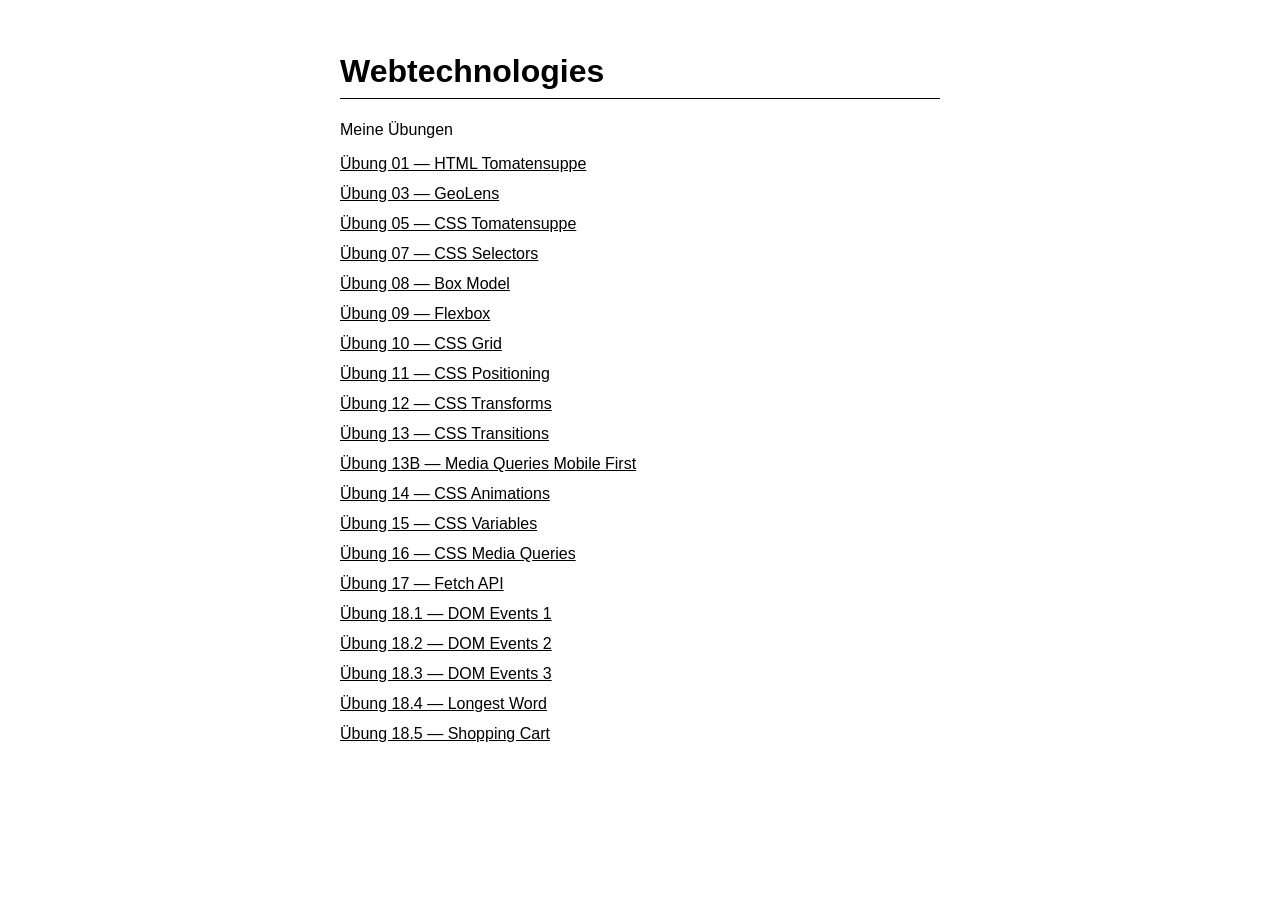
<file: index.html>
<!DOCTYPE html>
<html lang="de">
<head>
  <meta charset="UTF-8">
  <meta name="viewport" content="width=device-width, initial-scale=1.0">
  <title>Webtechnologies — Übungen</title>
  <style>
    body {
      font-family: sans-serif;
      background: #ffffff;
      color: #000000;
      max-width: 600px;
      margin: 0 auto;
      padding: 2rem;
    }

    h1 {
      border-bottom: 1px solid #000000;
      padding-bottom: 0.5rem;
    }

    ul {
      list-style: none;
      padding: 0;
    }

    li {
      margin: 0.75rem 0;
    }

    a {
      color: #000000;
    }
  </style>
</head>
<body>
  <h1>Webtechnologies</h1>
  <p>Meine Übungen</p>

  <ul>
    <li><a href="Excercise/01/Excercise_01.html">Übung 01 — HTML Tomatensuppe</a></li>
    <li><a href="Excercise/03/Excercise_03.html">Übung 03 — GeoLens</a></li>
    <li><a href="Excercise/05/Excercise_01.html">Übung 05 — CSS Tomatensuppe</a></li>
    <li><a href="Excercise/07/07.html">Übung 07 — CSS Selectors</a></li>
    <li><a href="Excercise/08/Boxmodel.html">Übung 08 — Box Model</a></li>
    <li><a href="Excercise/09/Flexbox.html">Übung 09 — Flexbox</a></li>
    <li><a href="Excercise/10/Grids.html">Übung 10 — CSS Grid</a></li>
    <li><a href="Excercise/11/index.html">Übung 11 — CSS Positioning</a></li>
    <li><a href="Excercise/12/index.html">Übung 12 — CSS Transforms</a></li>
    <li><a href="Excercise/13/index.html">Übung 13 — CSS Transitions</a></li>
    <li><a href="Excercise/13B/index.html">Übung 13B — Media Queries Mobile First</a></li>
    <li><a href="Excercise/14/index.html">Übung 14 — CSS Animations</a></li>
    <li><a href="Excercise/15/index.html">Übung 15 — CSS Variables</a></li>
    <li><a href="Excercise/16/index.html">Übung 16 — CSS Media Queries</a></li>
    <li><a href="Excercise/17/index.html">Übung 17 — Fetch API</a></li>
    <li><a href="Excercise/18/dom-events1/index.html">Übung 18.1 — DOM Events 1</a></li>
    <li><a href="Excercise/18/dom-events2/index.html">Übung 18.2 — DOM Events 2</a></li>
    <li><a href="Excercise/18/dom-events3/index.html">Übung 18.3 — DOM Events 3</a></li>
    <li><a href="Excercise/18/longest-word/index.html">Übung 18.4 — Longest Word</a></li>
    <li><a href="Excercise/18/shopping-cart/index.html">Übung 18.5 — Shopping Cart</a></li>

  </ul>

</body>
</html>
</file>
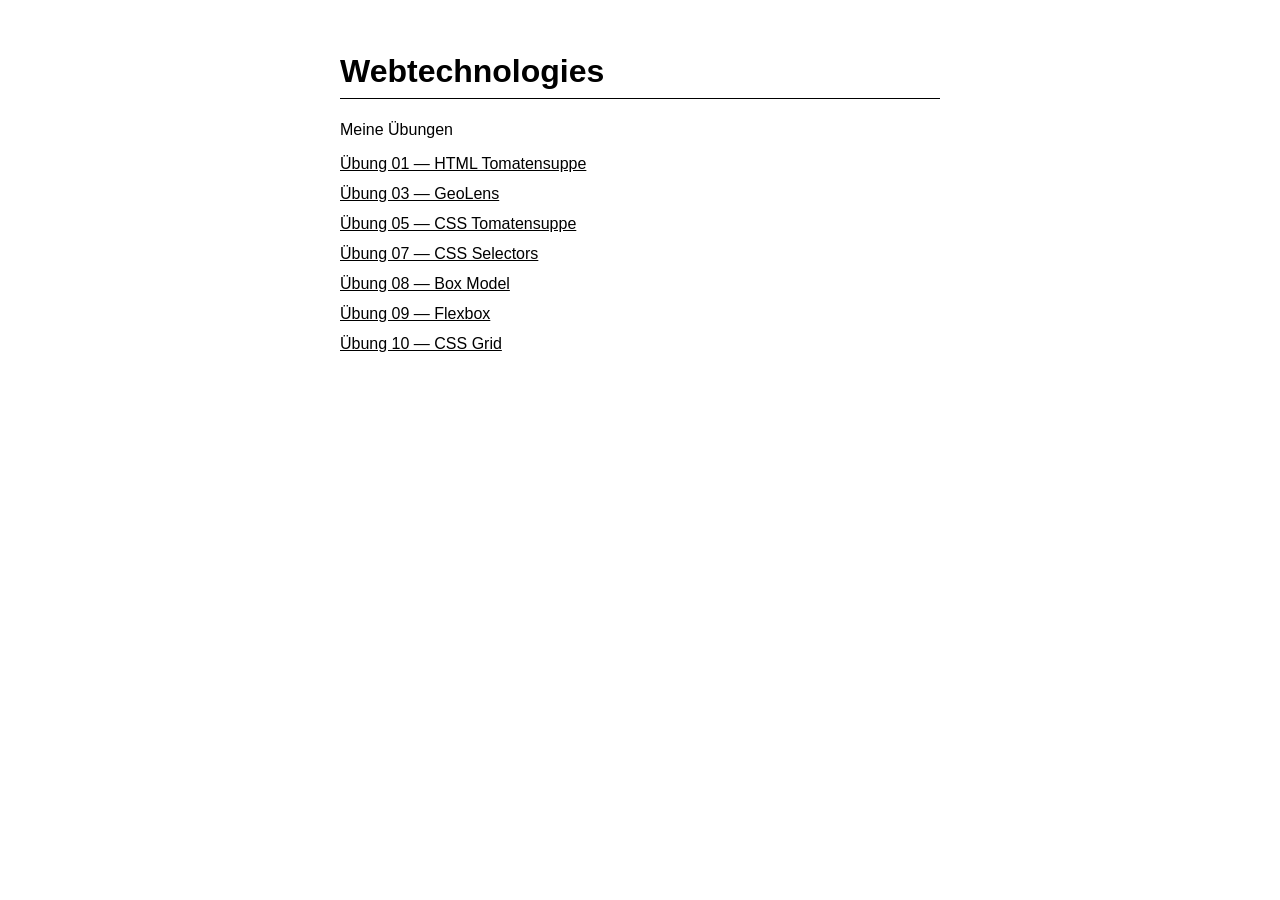
<file: Excercise/index.html>
<!DOCTYPE html>
<html lang="de">
<head>
  <meta charset="UTF-8">
  <meta name="viewport" content="width=device-width, initial-scale=1.0">
  <title>Webtechnologies — Übungen</title>
  <style>
    body {
      font-family: sans-serif;
      background: #ffffff;
      color: #000000;
      max-width: 600px;
      margin: 0 auto;
      padding: 2rem;
    }

    h1 {
      border-bottom: 1px solid #000000;
      padding-bottom: 0.5rem;
    }

    ul {
      list-style: none;
      padding: 0;
    }

    li {
      margin: 0.75rem 0;
    }

    a {
      color: #000000;
    }
  </style>
</head>
<body>
  <h1>Webtechnologies</h1>
  <p>Meine Übungen</p>

  <ul>
    <li><a href="01/Excercise_01.html">Übung 01 — HTML Tomatensuppe</a></li>
    <li><a href="03/Excercise_03.html">Übung 03 — GeoLens</a></li>
    <li><a href="05/Excercise_01.html">Übung 05 — CSS Tomatensuppe</a></li>
    <li><a href="07/07.html">Übung 07 — CSS Selectors</a></li>
    <li><a href="08/Boxmodel.html">Übung 08 — Box Model</a></li>
    <li><a href="09/Flexbox.html">Übung 09 — Flexbox</a></li>
    <li><a href="10/Grids.html">Übung 10 — CSS Grid</a></li>
  </ul>
</body>
</html>
</file>
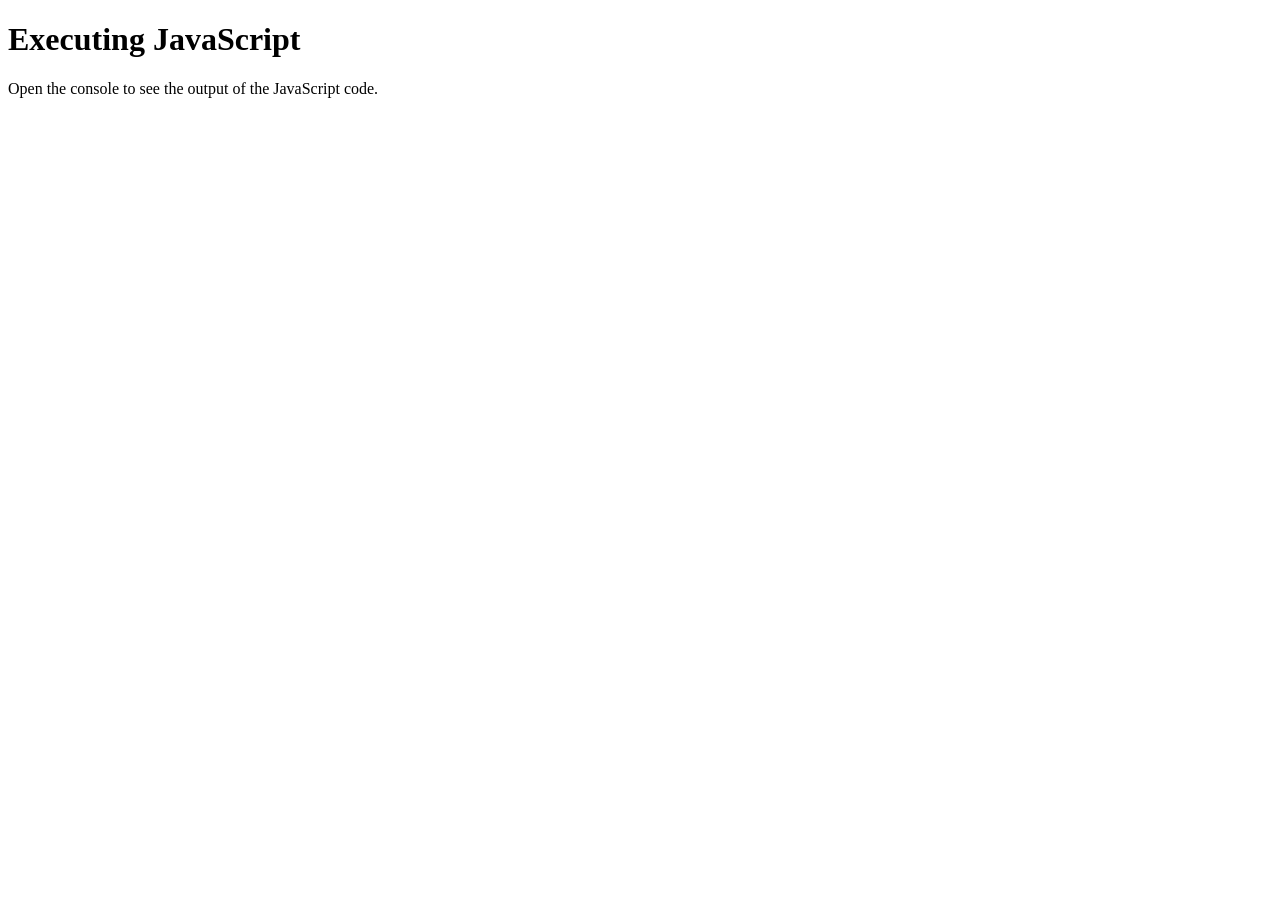
<file: Excercise/11/index.html>
<!DOCTYPE html>
<html lang="en">
<head>
  <meta charset="UTF-8">
  <meta name="viewport" content="width=device-width, initial-scale=1.0">
  <title>Executing JavaScript</title>
  <script src="main.js" defer></script>
</head>
<body>
  <h1>Executing JavaScript</h1>
  <p>Open the console to see the output of the JavaScript code.</p>
</html>
</file>
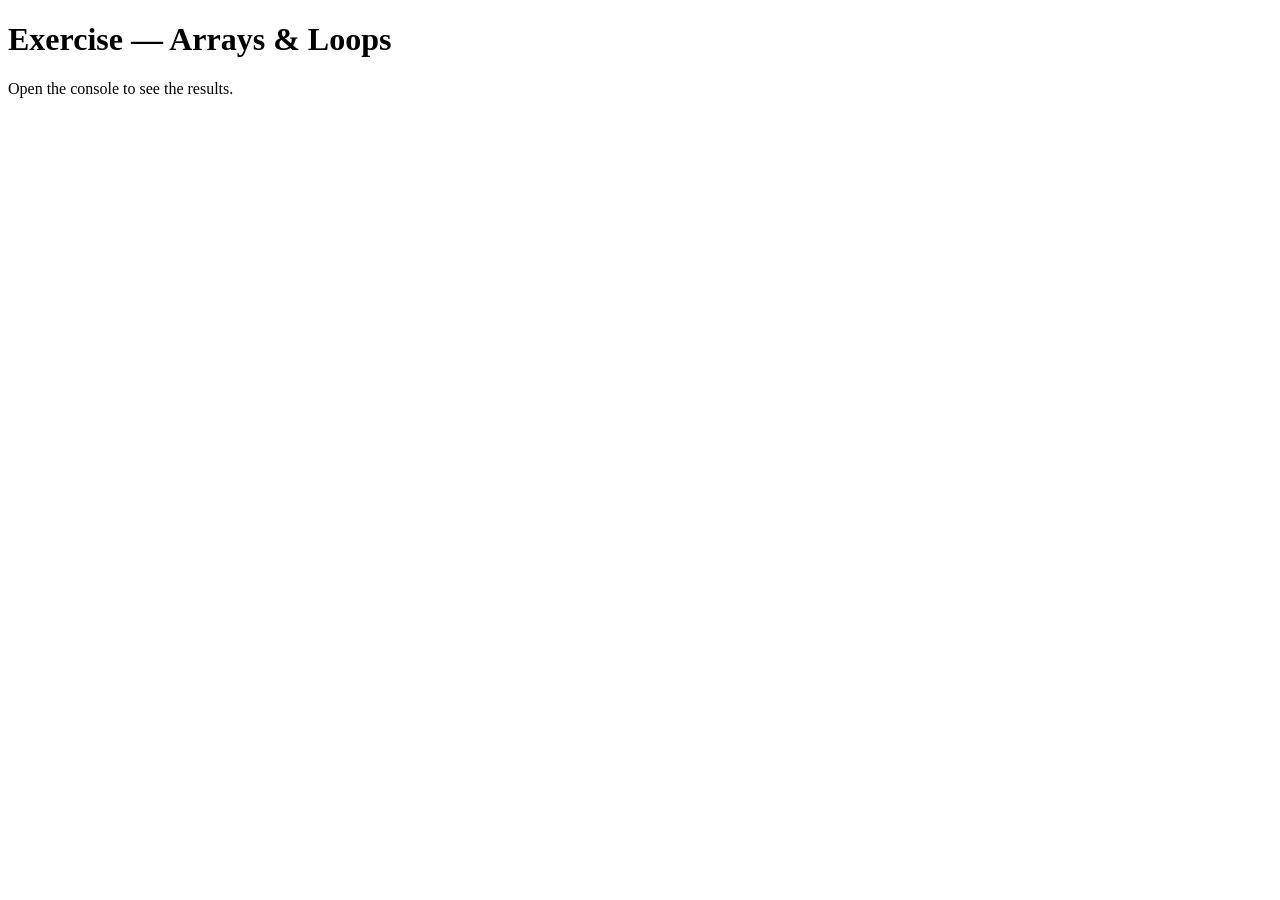
<file: Excercise/12/index.html>
<!DOCTYPE html>
<html lang="en">

<head>
  <meta charset="UTF-8" />
  <title>Exercise — Arrays & Loops</title>
  <script src="script.js" defer></script>
</head>

<body>

  <h1>Exercise — Arrays & Loops</h1>
  <p>Open the console to see the results.</p>

</body>

</html>
</file>
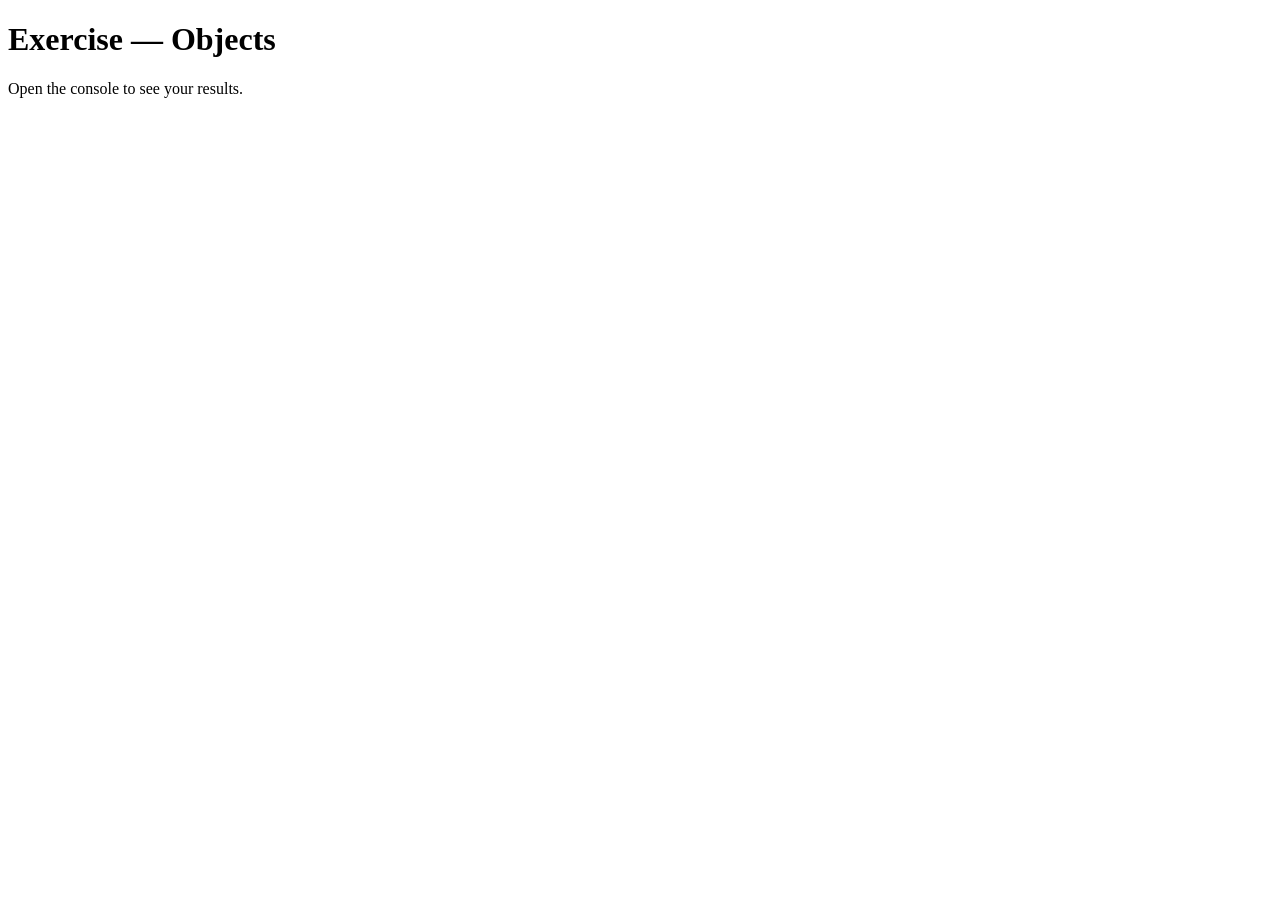
<file: Excercise/13/index.html>
<!DOCTYPE html>
<html lang="en">

<head>
  <meta charset="UTF-8" />
  <title>Exercise — Objects</title>
  <script src="script.js" defer></script>
</head>

<body>

  <h1>Exercise — Objects</h1>
  <p>Open the console to see your results.</p>

</body>

</html>
</file>
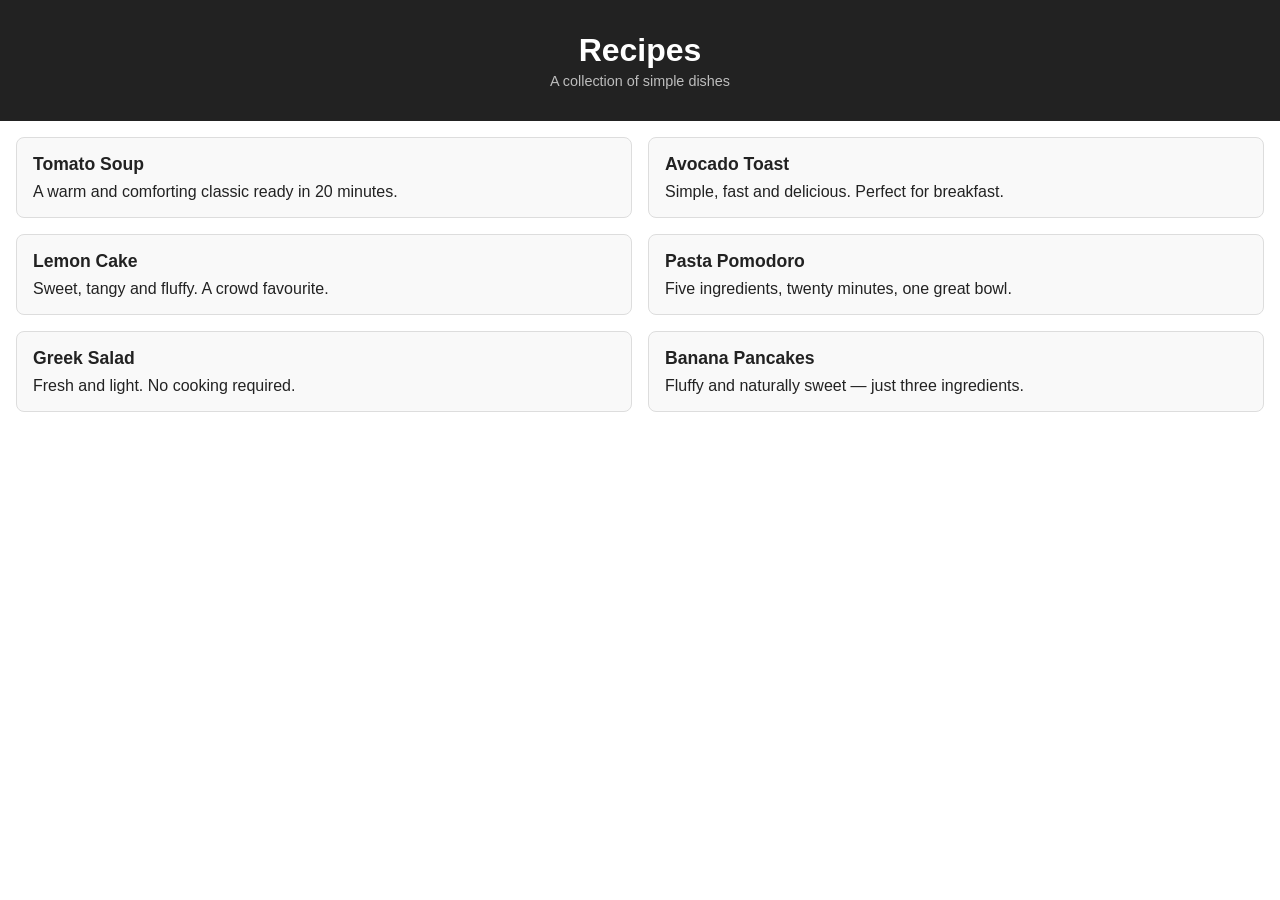
<file: Excercise/13B/index.html>
<!DOCTYPE html>
<html lang="en">

<head>
  <meta charset="UTF-8" />
  <meta name="viewport" content="width=device-width, initial-scale=1.0" />
  <title>Exercise — Media Queries</title>
  <link rel="stylesheet" href="style.css" />
</head>

<body>

  <header>
    <h1>Recipes</h1>
    <p>A collection of simple dishes</p>
  </header>

  <main>

    <div class="card">
      <h2>Tomato Soup</h2>
      <p>A warm and comforting classic ready in 20 minutes.</p>
    </div>

    <div class="card">
      <h2>Avocado Toast</h2>
      <p>Simple, fast and delicious. Perfect for breakfast.</p>
    </div>

    <div class="card">
      <h2>Lemon Cake</h2>
      <p>Sweet, tangy and fluffy. A crowd favourite.</p>
    </div>

    <div class="card">
      <h2>Pasta Pomodoro</h2>
      <p>Five ingredients, twenty minutes, one great bowl.</p>
    </div>

    <div class="card">
      <h2>Greek Salad</h2>
      <p>Fresh and light. No cooking required.</p>
    </div>

    <div class="card">
      <h2>Banana Pancakes</h2>
      <p>Fluffy and naturally sweet — just three ingredients.</p>
    </div>

  </main>

</body>

</html>
</file>
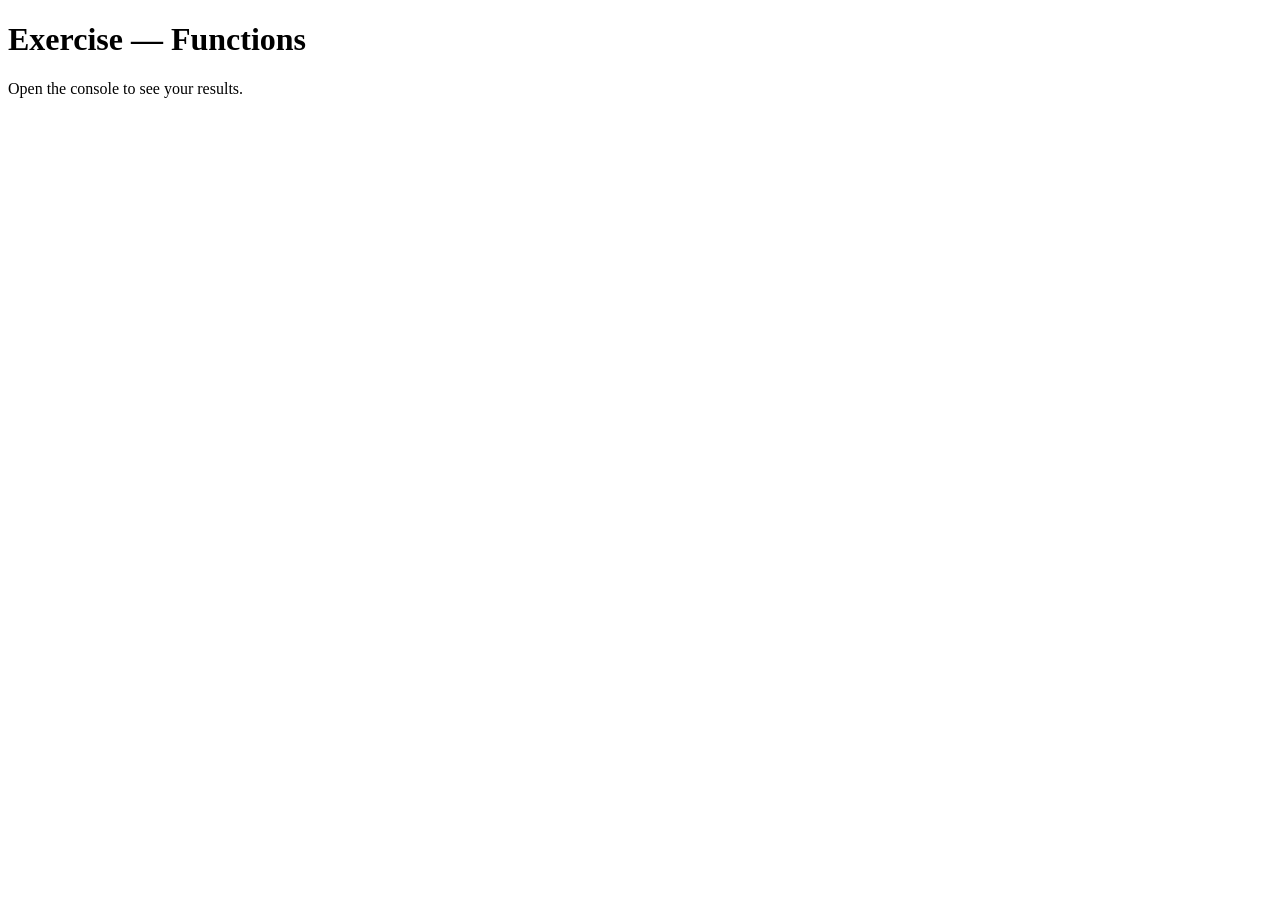
<file: Excercise/14/index.html>
<!DOCTYPE html>
<html lang="en">

<head>
  <meta charset="UTF-8" />
  <title>Exercise — Functions</title>
  <script src="script.js" defer></script>
</head>

<body>

  <h1>Exercise — Functions</h1>
  <p>Open the console to see your results.</p>

</body>

</html>
</file>
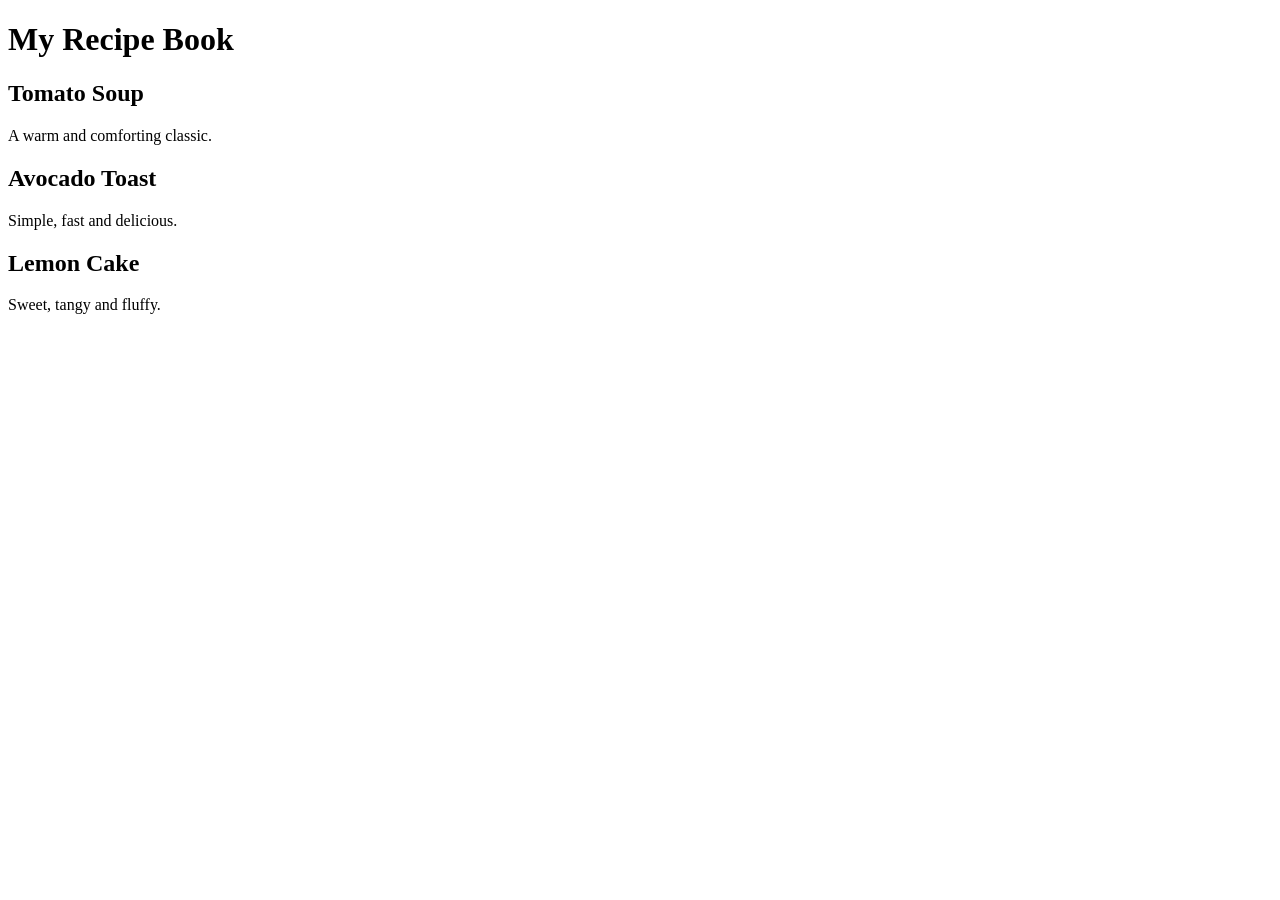
<file: Excercise/15/index.html>
<!DOCTYPE html>
<html lang="en">

<head>
  <meta charset="UTF-8" />
  <title>Exercise — DOM Selection</title>
  <script src="script.js" defer></script>
</head>

<body>

  <h1 id="page-title">My Recipe Book</h1>

  <div class="recipe" data-category="soup">
    <h2 class="recipe-title">Tomato Soup</h2>
    <p class="description">A warm and comforting classic.</p>
  </div>

  <div class="recipe" data-category="breakfast">
    <h2 class="recipe-title">Avocado Toast</h2>
    <p class="description">Simple, fast and delicious.</p>
  </div>

  <div class="recipe" data-category="dessert">
    <h2 class="recipe-title">Lemon Cake</h2>
    <p class="description">Sweet, tangy and fluffy.</p>
  </div>

</body>

</html>
</file>
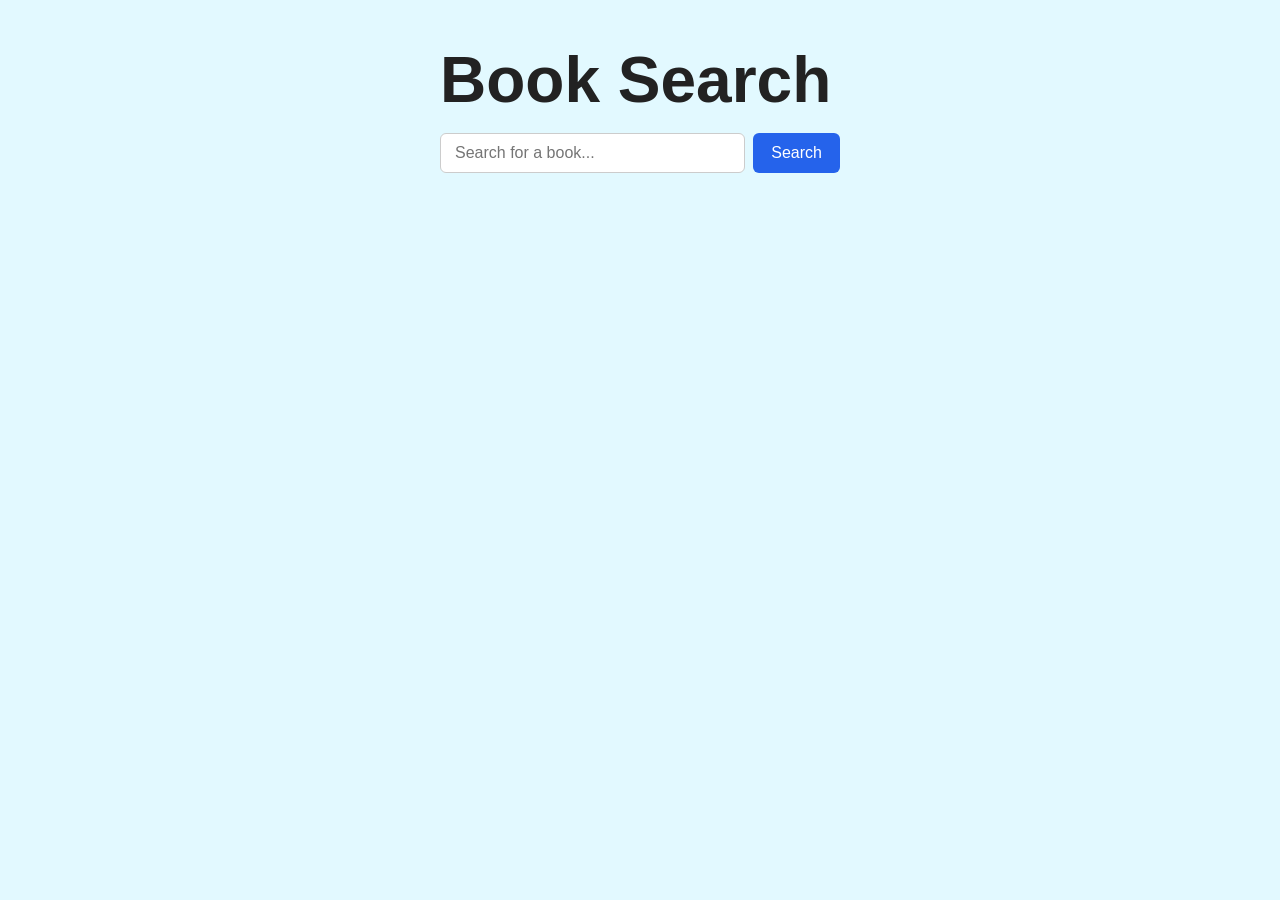
<file: Excercise/17/index.html>
<!DOCTYPE html>
<html lang="en">

<head>
  <meta charset="UTF-8" />
  <title>Exercise — Fetch API</title>
  <script src="script.js" defer></script>
  <style>
    /* Seite zentrieren, max. Breite, Abstand oben */
    body {
      font-family: sans-serif;
      max-width: 400px;
      margin: 40px auto;
      padding: 0 16px;
      background: #e2f9ff;
      color: #222;
    }

    /* Titel-Abstand nach unten */
    h1 {
      margin-bottom: 16px;
      font-size: 4rem;
    }

    /* Input und Button nebeneinander mit Lücke */
    .search-bar {
      display: flex;
      gap: 8px;
      margin-bottom: 24px;
    }

    /* Input füllt den restlichen Platz aus */
    input {
      flex: 1;
      padding: 10px 14px;
      font-size: 1rem;
      border: 1px solid #ccc;
      border-radius: 6px;
    }

    /* Button mit blauem Hintergrund */
    button {
      padding: 10px 18px;
      font-size: 1rem;
      background: #2563eb;
      color: white;
      border: none;
      border-radius: 6px;
      cursor: pointer;
    }

    /* Standard-Listenstyle entfernen, Einträge untereinander mit Abstand */
    ul {
      list-style: none;
      padding: 0;
      display: flex;
      flex-direction: column;
      gap: 10px;
    }

    /* Jeder Eintrag als weisse Karte mit Schatten */
    li {
      background: white;
      padding: 12px 16px;
      border-radius: 8px;
      box-shadow: 0 1px 3px rgba(0,0,0,0.1);
    }
  </style>
</head>

<body>

  <h1>Book Search</h1>

  <!-- Suchleiste: Input und Button zusammen in einem div -->
  <div class="search-bar">
    <input type="text" id="search-input" placeholder="Search for a book..." />
    <button id="search-btn">Search</button>
  </div>

  <!-- Ergebnisse werden hier per JavaScript eingefügt -->
  <ul id="results"></ul>

</body>

</html>
</file>
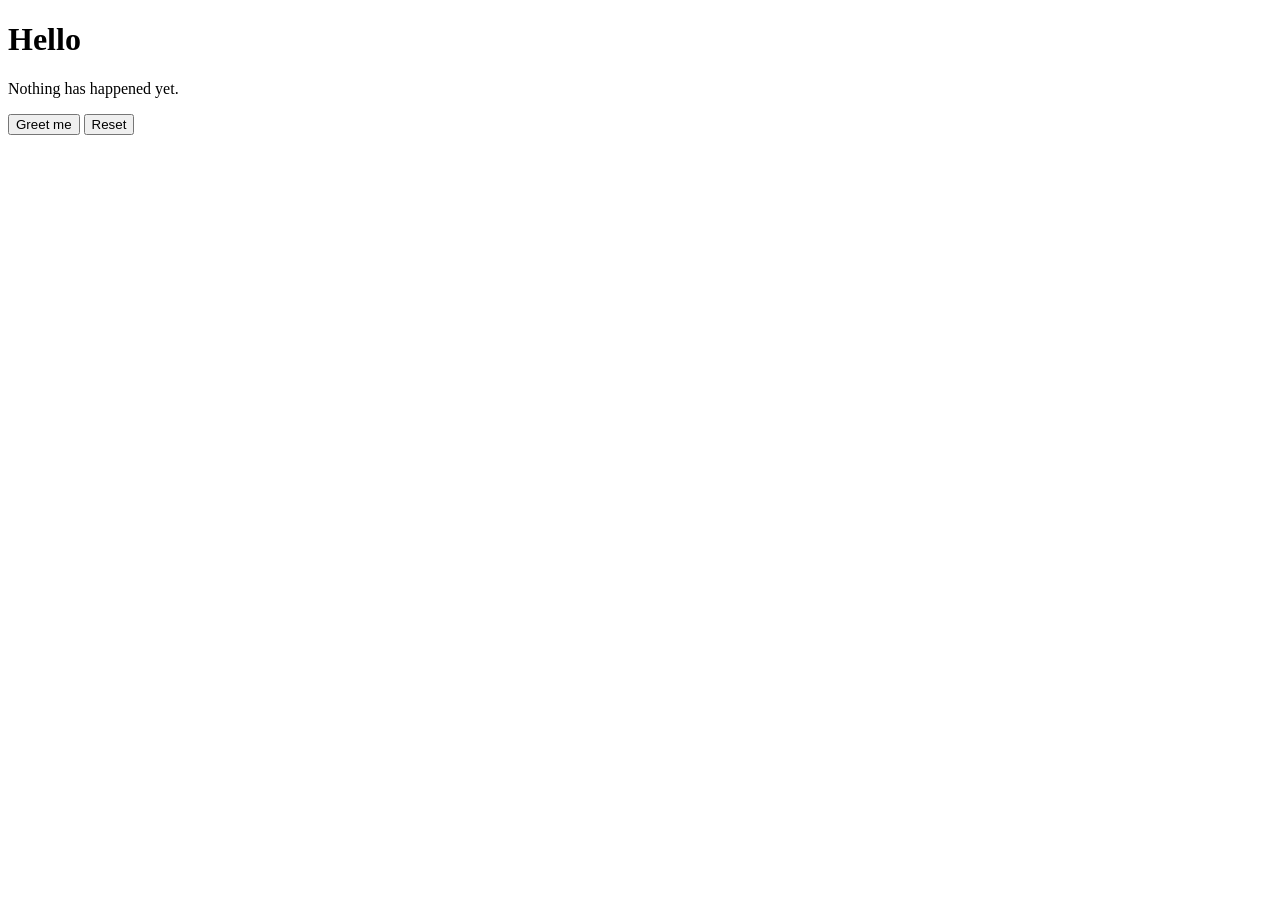
<file: Excercise/18/dom-events1/index.html>
<!DOCTYPE html>
<html lang="en">

<head>
  <meta charset="UTF-8" />
  <title>Exercise — DOM Events 1</title>
  <script src="script.js" defer></script>
</head>

<body>

  <h1 data-el="title">Hello</h1>
  <p data-el="subtitle">Nothing has happened yet.</p>
  <button data-action="greet">Greet me</button>
  <button data-action="reset">Reset</button>

</body>

</html>
</file>
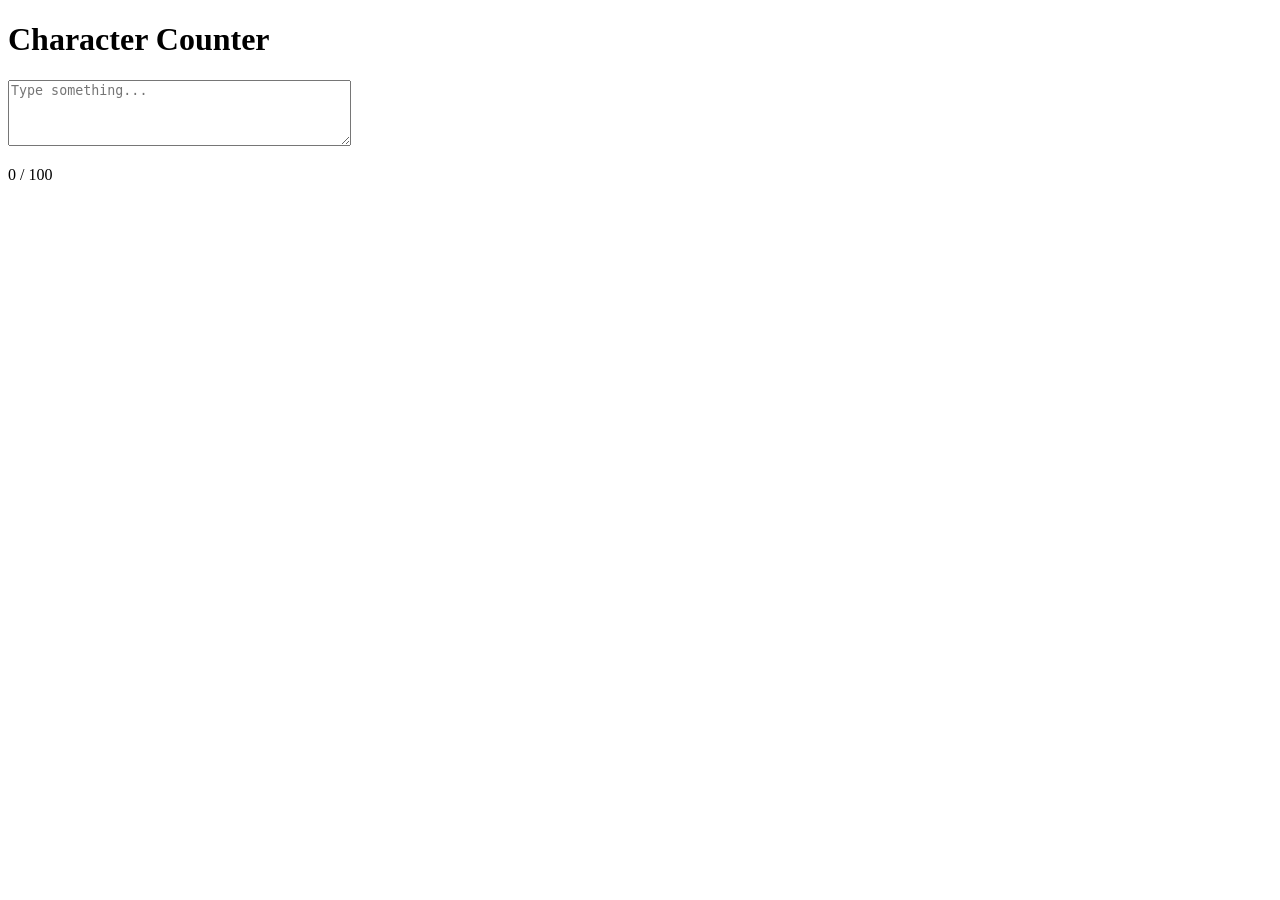
<file: Excercise/18/dom-events2/index.html>
<!DOCTYPE html>
<html lang="en">

<head>
  <meta charset="UTF-8" />
  <title>Exercise — DOM Events 2</title>
  <script src="script.js" defer></script>
</head>

<body>

  <h1>Character Counter</h1>
  <textarea data-el="input" rows="4" cols="40" maxlength="100" placeholder="Type something..."></textarea>
  <p data-el="counter">0 / 100</p>

</body>

</html>
</file>
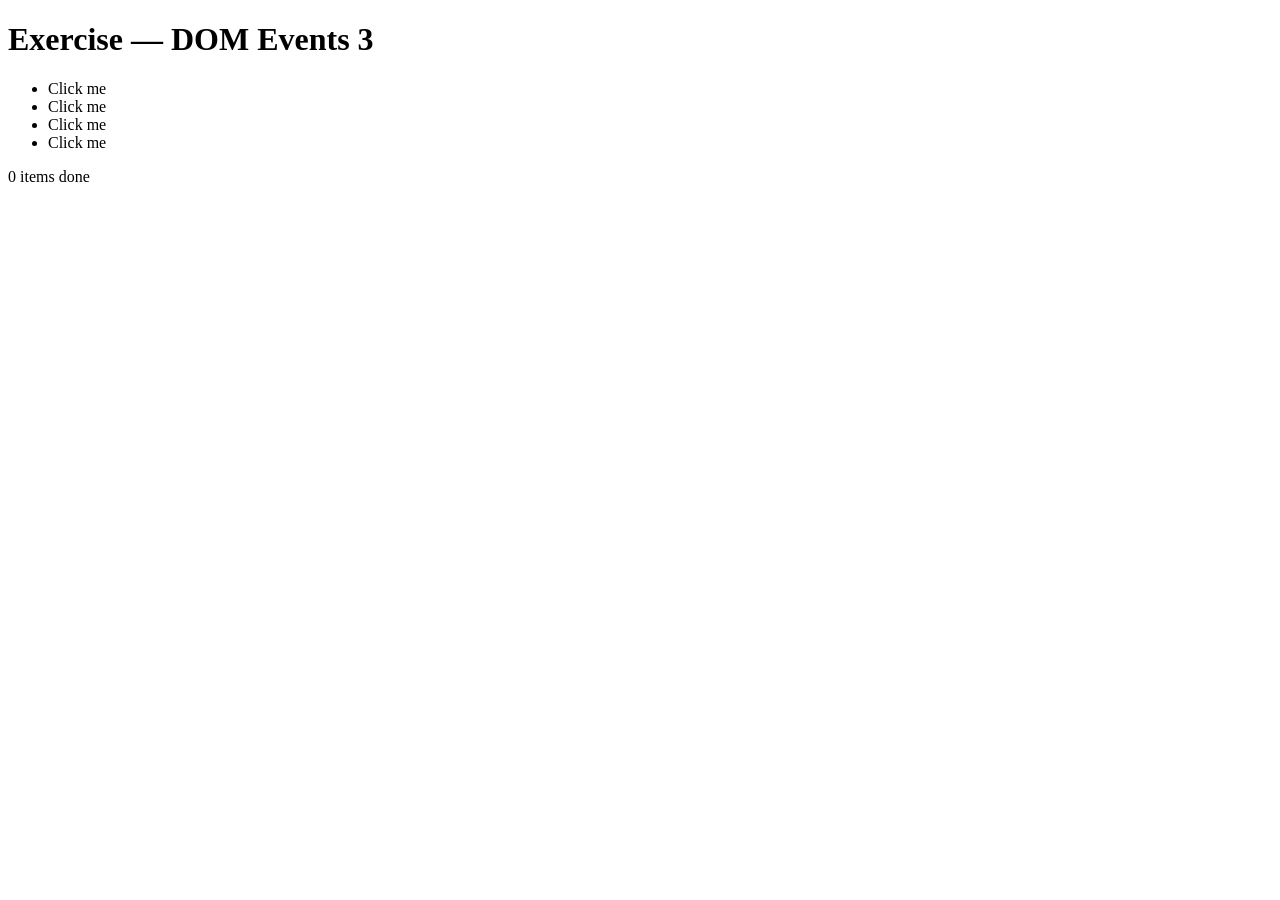
<file: Excercise/18/dom-events3/index.html>
<!DOCTYPE html>
<html lang="en">

<head>
  <meta charset="UTF-8" />
  <title>Exercise — DOM Events 3</title>
  <script src="script.js" defer></script>
</head>

<body>

  <h1>Exercise — DOM Events 3</h1>

  <ul data-el="list">
    <li data-el="item">Click me</li>
    <li data-el="item">Click me</li>
    <li data-el="item">Click me</li>
    <li data-el="item">Click me</li>
  </ul>

  <p data-el="status">0 items done</p>

</body>

</html>
</file>
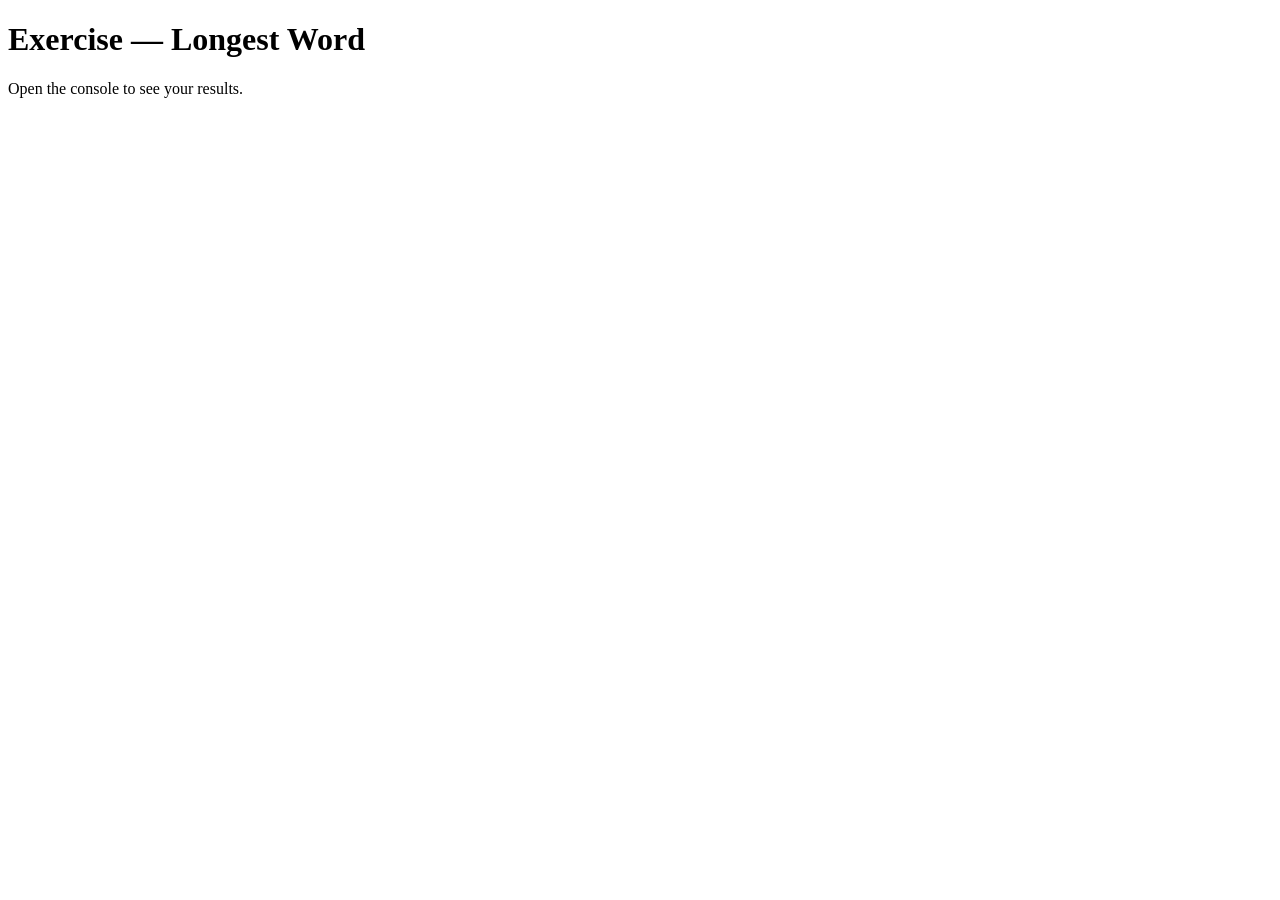
<file: Excercise/18/longest-word/index.html>
<!DOCTYPE html>
<html lang="en">

<head>
  <meta charset="UTF-8" />
  <title>Exercise — Longest Word</title>
  <script src="script.js" defer></script>
</head>

<body>

  <h1>Exercise — Longest Word</h1>
  <p>Open the console to see your results.</p>

</body>

</html>
</file>
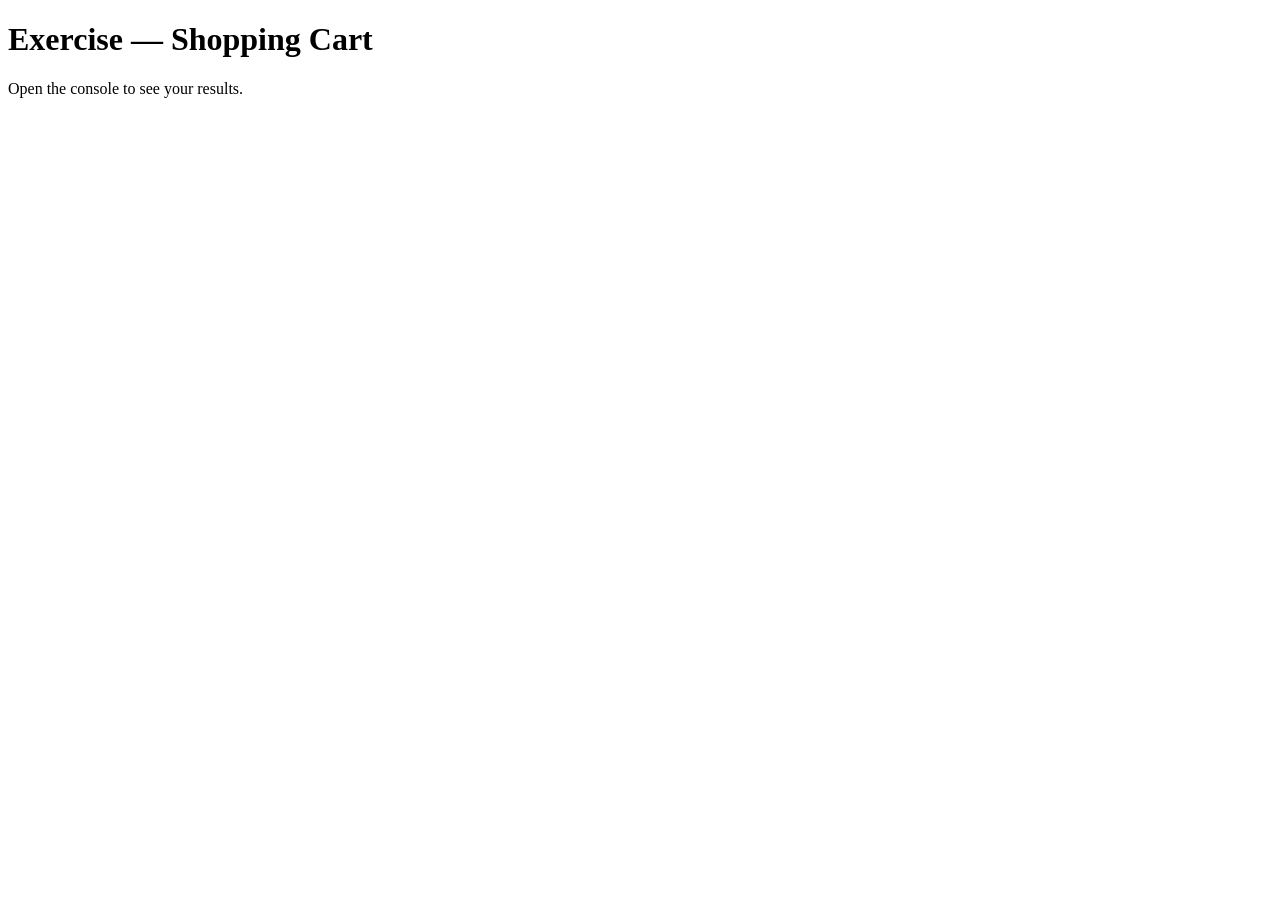
<file: Excercise/18/shopping-cart/index.html>
<!DOCTYPE html>
<html lang="en">

<head>
  <meta charset="UTF-8" />
  <title>Exercise — Shopping Cart</title>
  <script src="script.js" defer></script>
</head>

<body>

  <h1>Exercise — Shopping Cart</h1>
  <p>Open the console to see your results.</p>

</body>

</html>
</file>
<file: Excercise/13B/style.css>
/* ============================================================
   EXERCISE: Media Queries — Mobile First
   ============================================================

   STRUCTURE
   ---------
   1. Base styles      → mobile (no query needed)
   2. min-width: 600px → tablet
   3. min-width: 1024px → desktop
   4. orientation      → landscape on a small screen

   TO TEST
   -------
   Resize the viewport and watch your layout change.

============================================================ */

/* ── Base styles — mobile first ──────────────────────────── */

* {
  box-sizing: border-box;
  margin: 0;
  padding: 0;
}

body {
  font-family: sans-serif;
  color: #222;
}

header {
  background-color: #222;
  color: white;
  text-align: center;

  /* TODO 1: set a padding of 1.5rem on mobile */
  padding: 1.5rem;
}

header h1 {
  /* TODO 2: set font-size to 1.5rem on mobile */
  font-size: 1.5rem;
}

header p {
  margin-top: 0.25rem;
  font-size: 0.9rem;
  opacity: 0.7;
}

main {
  padding: 1rem;

  /* TODO 3: on mobile, cards should stack in a single column.
             set up a grid with 1 column.
             HINT: display: grid + grid-template-columns */
  display: grid;
  grid-template-columns: repeat(1, 1fr) /* ??? */;
  gap: 1rem;
}

.card {
  background-color: #f9f9f9;
  border: 1px solid #ddd;
  border-radius: 8px;
  padding: 1rem;
}

.card h2 {
  font-size: 1.1rem;
  margin-bottom: 0.5rem;
}

/* ── TODO 4: Tablet ──────────────────────────────────────────
   When the screen is at least 600px wide:
   - increase the header padding to 2rem
   - increase the h1 font-size to 2rem
   - switch the card grid to 2 columns
*/
@media (min-width: 600px) {
  header {
    padding: 2rem;
  }

  header h1 {
    font-size: 2rem;
  }

  main {
    grid-template-columns: repeat(2, 1fr);
  }
}
/* ── TODO 5: Desktop ─────────────────────────────────────────
   When the screen is at least 1024px wide:
   - switch the card grid to 3 columns
   - limit the page to a max-width of 1100px and center it
*/
@media (min-width: 1024px) and (max-width: 1100px) {
  main {
    grid-template-columns: repeat(3, 1fr);
  }
}
/* ── TODO 6: Orientation ─────────────────────────────────────
   Write a media query that detects screen orientation.
   When in landscape mode, change the header background to a different color.

   HINT: https://developer.mozilla.org/en-US/docs/Web/CSS/@media/orientation
*/
@media (max-height: 600px) and (orientation: landscape) {
  header {
    background-color: #ff0505;
  }
}

@media (max-width: 600px) and (orientation: portrait) {
  header {
    background-color: #00f0b4;
  }
}
</file>
